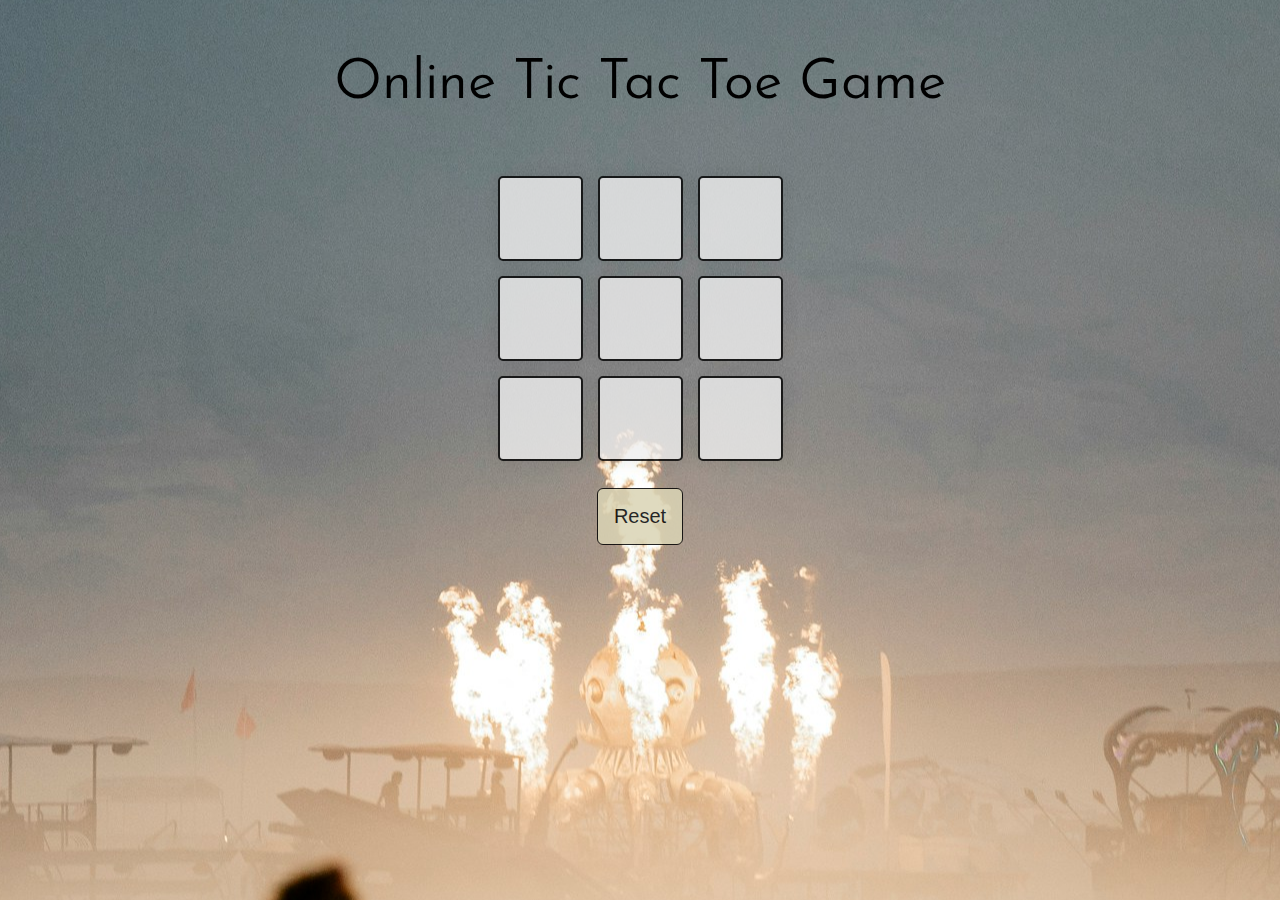
<file: index.html>
<!DOCTYPE html>
<html lang="en">
<head>
    <meta charset="UTF-8">
    <meta name="viewport" content="width=device-width, initial-scale=1.0">
    <link rel="preconnect" href="https://fonts.googleapis.com">
    <link rel="preconnect" href="https://fonts.gstatic.com" crossorigin>
    <link rel="preconnect" href="https://fonts.googleapis.com">
    <link rel="preconnect" href="https://fonts.gstatic.com" crossorigin>
    <link href="https://fonts.googleapis.com/css2?family=Josefin+Sans:ital,wght@0,100..700;1,100..700&family=Protest+Guerrilla&display=swap" rel="stylesheet">
    <link href="https://fonts.googleapis.com/css2?family=Protest+Guerrilla&display=swap" rel="stylesheet">
    <link rel="stylesheet" href="style.css">
    
    <title>Tic Tac Toe</title>
</head>
<body>
    <div class="msg-container">
        <p class="message"></p>
    </div>
    <div class="container">
        <header class="head">
            <p id="heading">Online Tic Tac Toe Game</p>
        </header>
        <div class="game">
            <button class="box" id="item-1"></button>
            <button class="box" id="item-2"></button>
            <button class="box" id="item-3"></button>
            <button class="box" id="item-4"></button>
            <button class="box" id="item-5"></button>
            <button class="box" id="item-6"></button>
            <button class="box" id="item-7"></button>
            <button class="box" id="item-8"></button>
            <button class="box" id="item-9"></button>
        </div>
    </div>
    <div class="btn">
        <button class="buttons" id="reset">Reset</button>
    </div>
    
</body>
<script src="app.js"></script>
</html>
</file>
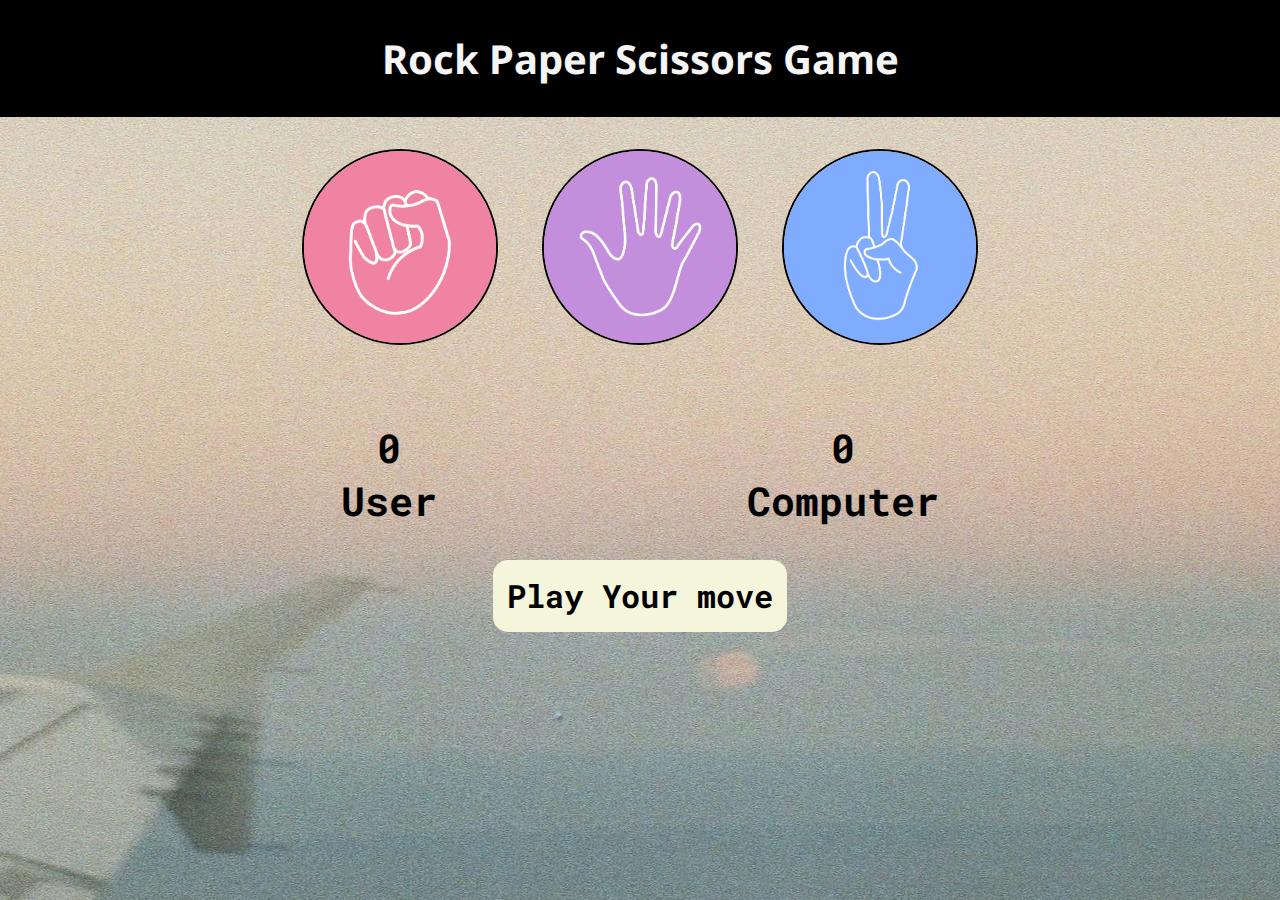
<file: RPC-Game/index.html>
<!DOCTYPE html>
<html lang="en">
<head>
    <meta charset="UTF-8">
    <meta name="viewport" content="width=device-width, initial-scale=1.0">
    <link rel="preconnect" href="https://fonts.googleapis.com">
<link rel="preconnect" href="https://fonts.gstatic.com" crossorigin>
<link href="https://fonts.googleapis.com/css2?family=Noto+Sans:ital,wght@0,100..900;1,100..900&display=swap" rel="stylesheet">
<link rel="preconnect" href="https://fonts.googleapis.com">
<link rel="preconnect" href="https://fonts.gstatic.com" crossorigin>
<link href="https://fonts.googleapis.com/css2?family=Roboto+Mono:ital,wght@0,100..700;1,100..700&display=swap" rel="stylesheet">
<title>Rock Paper Scissors</title>
<link rel="stylesheet" href="style.css">
</head>
<body>
    <h1>Rock Paper Scissors Game</h1>
        <div class="container">
            <div class="choices">
                <div class="choice" id="rock">
                    <img src="./images/rock.png">
                </div>
                <div class="choice" id="paper">
                    <img src="./images/paper.png">
                </div>
                <div class="choice" id="Scissors">
                    <img src="./images/scissors.png">
                </div>
            </div>
            <div class="scoreboard">
                <div class="score">
                    <p id="userScore">0</p>
                    <p>User</p>
                </div>
                <div class="score">
                    <p id="compScore">0</p>
                    <p>Computer</p>
                </div>
            </div>
            <div class="msgContainer">
                <p id="msg">Play Your move</p>
            </div>
        </div>
</body>
<script src="app.js"> </script>
</html>
</file>
<file: style.css>
html {
  margin: 0;
  padding: 0;
  width: 100vw;
  height: 100vh;
  box-sizing: border-box;
  scroll-behavior: smooth;
  height: 100%;
  overflow-x: hidden;
}
body {
  height: 100%;
  height: 100vh;
  min-height: 100vh;
  margin: 0;
  padding: 0;
  overflow-x: hidden;
  background-size: cover;
  background: url("../images/bicycle.jpg") no-repeat center center fixed;
}
.head p {
  font-family: "Josefin Sans", sans-serif;
  font-optical-sizing: auto;
  font-weight: 350;
  font-style: normal;
  font-size: 3.5rem;
  display: block;
  text-align: center;
  height: 25%;
}
.game {
  display: grid;
  grid-template-columns: 100px 100px 100px;
  grid-template-rows: 100px 100px 100px;
  justify-content: center;
  justify-items: center;
  align-items: center;
}
.box {
  color: #800000;
  font-family: "Protest Guerrilla", sans-serif;
  font-weight: 400;
  font-style: normal;
  font-size: 7vmin;
  opacity: 80%;
  gap: 1.5vmin;
  width: 85px;
  height: 85px;
  border: 2px solid black;
  border-radius: 5px;
  box-shadow: 0 0 1rem rgba(0, 0, 0, 0.1);
}
.box:hover {
  transform: scale(1.08);
  cursor: pointer;
}
.box:active {
  opacity: 100%;
}
.btn {
  display: flex;
  justify-content: center;
}
.buttons {
  margin: 20px 5px 5px 5px;
  padding: 1rem;
  font-size: 1.25rem;
  background-color: #dad4b5;
  border: 1px solid black;
  border-radius: 6px;
  opacity: 85%;
}
.buttons:hover {
  cursor: pointer;
  transform: scale(1.025);
}
.buttons:active {
  opacity: 65%;
}
.msg-container p {
  font-family: "Josefin Sans", sans-serif;
  font-optical-sizing: auto;
  font-weight: 350;
  font-style: normal;
  font-size: 3rem;
  display: block;
  text-align: center;
  height: 25%;
}
.button {
  font-size: 1.25rem;
  background-color: #dad4b5;
  border: 1px solid black;
  border-radius: 6px;
  opacity: 85%;
}
</file>
<file: RPC-Game/style.css>
*{
    margin: 0;
    padding: 0;
    text-align: center;
    scroll-behavior: smooth;
}
body{
    overflow-x: hidden;
    background-size: cover;
    background: url("../RPC-Game/images/window.jpg") no-repeat center center fixed;
}
.container{
    padding: 2rem;
}
h1{
    display: flex;
    justify-content: center;
    align-items: center;
    background-color: black;
    height: 5rem;
    color: whitesmoke;
    font-family: "Noto Sans", sans-serif;
    font-optical-sizing: auto;
    font-weight: bold;
    font-style: normal;
    font-variation-settings:"wdth" 100;
    font-size: 2.5rem;
    padding-top: 1.15rem;
    padding-bottom: 1.15rem;
}
.choices{
    display: flex;
    justify-content: center;
    align-items: center;
}
.choice{
    height: 15rem;
    width: 15rem;
}
img{
    border: 2px solid black ;
    border-radius: 50%;
    cursor: pointer;
    height: 12rem;
    width: 12rem;
    object-fit: cover;
}
.choice img:hover{
    border: 2px solid black;
    opacity: 0.95;
    box-shadow: 0 0 1rem ;
}
.choice img:active{
    opacity: 0.85;
}
p{
    font-family: "Roboto Mono", monospace;
    font-optical-sizing: auto;
    font-weight: bold;
    font-style: normal;
}
#msg{
    padding: 0.45em ;
    border-radius: 15px;
    font-size: 2rem;
    background-color: beige;
    display: inline;
}
.scoreboard{
    font-size: 2.5rem;
    display: flex;
    justify-content: space-evenly;
    align-items: center;
    margin-top: 2rem;
}
.msgContainer{
    margin: 3rem;
}
</file>
